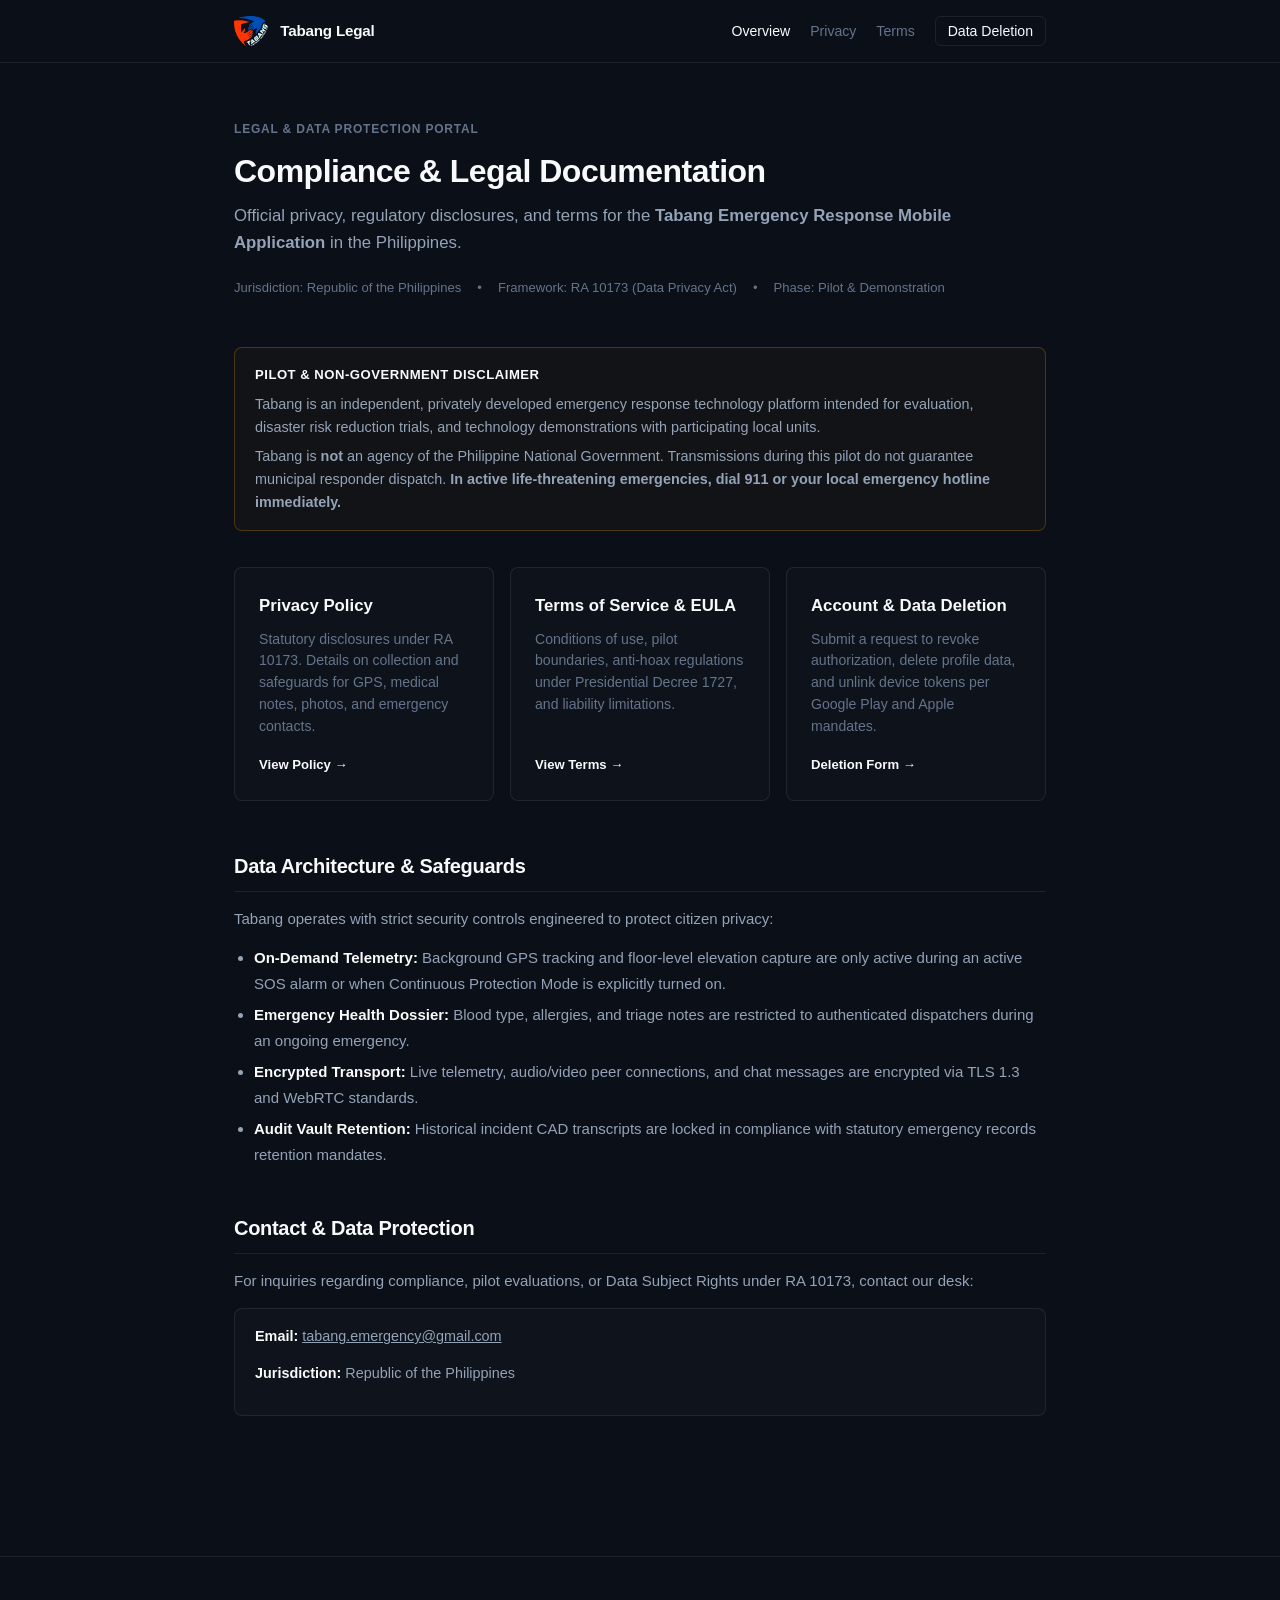
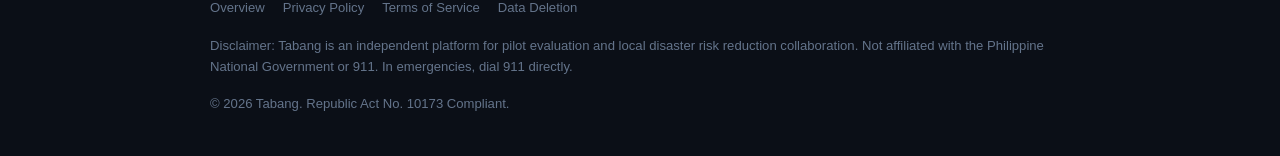
<file: index.html>
<!DOCTYPE html>
<html lang="en">
<head>
  <meta charset="UTF-8">
  <meta name="viewport" content="width=device-width, initial-scale=1.0">
  <title>Tabang - Legal & Compliance</title>
  <link rel="stylesheet" href="styles.css">
  <link rel="icon" type="image/png" href="assets/logo_bb_small.png">
</head>
<body>

  <!-- NAVBAR -->
  <header class="navbar">
    <div class="nav-container">
      <a href="index.html" class="nav-brand">
        <img src="assets/logo_bb.png" alt="Tabang Logo" class="nav-logo">
        <span class="nav-brand-text">Tabang Legal</span>
      </a>
      <nav>
        <ul class="nav-links">
          <li><a href="index.html" class="nav-link active">Overview</a></li>
          <li><a href="privacy.html" class="nav-link">Privacy</a></li>
          <li><a href="terms.html" class="nav-link">Terms</a></li>
          <li><a href="deletion.html" class="nav-link-cta">Data Deletion</a></li>
        </ul>
      </nav>
    </div>
  </header>

  <!-- MAIN CONTENT -->
  <main class="main-wrapper">
    <div class="header">
      <div class="header-tag">Legal & Data Protection Portal</div>
      <h1>Compliance & Legal Documentation</h1>
      <p>
        Official privacy, regulatory disclosures, and terms for the <strong>Tabang Emergency Response Mobile Application</strong> in the Philippines.
      </p>
      <div class="header-meta">
        <span>Jurisdiction: Republic of the Philippines</span>
        <span>•</span>
        <span>Framework: RA 10173 (Data Privacy Act)</span>
        <span>•</span>
        <span>Phase: Pilot & Demonstration</span>
      </div>
    </div>

    <!-- PILOT DISCLAIMER -->
    <div class="notice notice-warning">
      <div class="notice-title">Pilot & Non-Government Disclaimer</div>
      <p>
        Tabang is an independent, privately developed emergency response technology platform intended for evaluation, disaster risk reduction trials, and technology demonstrations with participating local units. 
      </p>
      <p style="margin-top: 6px;">
        Tabang is <strong>not</strong> an agency of the Philippine National Government. Transmissions during this pilot do not guarantee municipal responder dispatch. <strong>In active life-threatening emergencies, dial 911 or your local emergency hotline immediately.</strong>
      </p>
    </div>

    <!-- DOCUMENT TILES -->
    <div class="grid">
      <a href="privacy.html" class="card">
        <div>
          <div class="card-title">Privacy Policy</div>
          <div class="card-desc">
            Statutory disclosures under RA 10173. Details on collection and safeguards for GPS, medical notes, photos, and emergency contacts.
          </div>
        </div>
        <div class="card-link">View Policy &rarr;</div>
      </a>

      <a href="terms.html" class="card">
        <div>
          <div class="card-title">Terms of Service & EULA</div>
          <div class="card-desc">
            Conditions of use, pilot boundaries, anti-hoax regulations under Presidential Decree 1727, and liability limitations.
          </div>
        </div>
        <div class="card-link">View Terms &rarr;</div>
      </a>

      <a href="deletion.html" class="card">
        <div>
          <div class="card-title">Account & Data Deletion</div>
          <div class="card-desc">
            Submit a request to revoke authorization, delete profile data, and unlink device tokens per Google Play and Apple mandates.
          </div>
        </div>
        <div class="card-link">Deletion Form &rarr;</div>
      </a>
    </div>

    <!-- SUMMARY OF DATA SAFEGUARDS -->
    <section class="section">
      <h2>Data Architecture & Safeguards</h2>
      <p>
        Tabang operates with strict security controls engineered to protect citizen privacy:
      </p>
      <ul>
        <li><strong>On-Demand Telemetry:</strong> Background GPS tracking and floor-level elevation capture are only active during an active SOS alarm or when Continuous Protection Mode is explicitly turned on.</li>
        <li><strong>Emergency Health Dossier:</strong> Blood type, allergies, and triage notes are restricted to authenticated dispatchers during an ongoing emergency.</li>
        <li><strong>Encrypted Transport:</strong> Live telemetry, audio/video peer connections, and chat messages are encrypted via TLS 1.3 and WebRTC standards.</li>
        <li><strong>Audit Vault Retention:</strong> Historical incident CAD transcripts are locked in compliance with statutory emergency records retention mandates.</li>
      </ul>
    </section>

    <!-- CONTACT -->
    <section class="section">
      <h2>Contact & Data Protection</h2>
      <p>
        For inquiries regarding compliance, pilot evaluations, or Data Subject Rights under RA 10173, contact our desk:
      </p>
      <div class="notice">
        <p><strong>Email:</strong> <a href="mailto:tabang.emergency@gmail.com" style="text-decoration: underline;">tabang.emergency@gmail.com</a></p>
        <p><strong>Jurisdiction:</strong> Republic of the Philippines</p>
      </div>
    </section>
  </main>

  <!-- FOOTER -->
  <footer class="footer">
    <div class="footer-container">
      <ul class="footer-nav">
        <li><a href="index.html">Overview</a></li>
        <li><a href="privacy.html">Privacy Policy</a></li>
        <li><a href="terms.html">Terms of Service</a></li>
        <li><a href="deletion.html">Data Deletion</a></li>
      </ul>
      <div class="footer-text">
        Disclaimer: Tabang is an independent platform for pilot evaluation and local disaster risk reduction collaboration. Not affiliated with the Philippine National Government or 911. In emergencies, dial 911 directly.
      </div>
      <div>
        &copy; 2026 Tabang. Republic Act No. 10173 Compliant.
      </div>
    </div>
  </footer>

  <script src="script.js"></script>
</body>
</html>
</file>
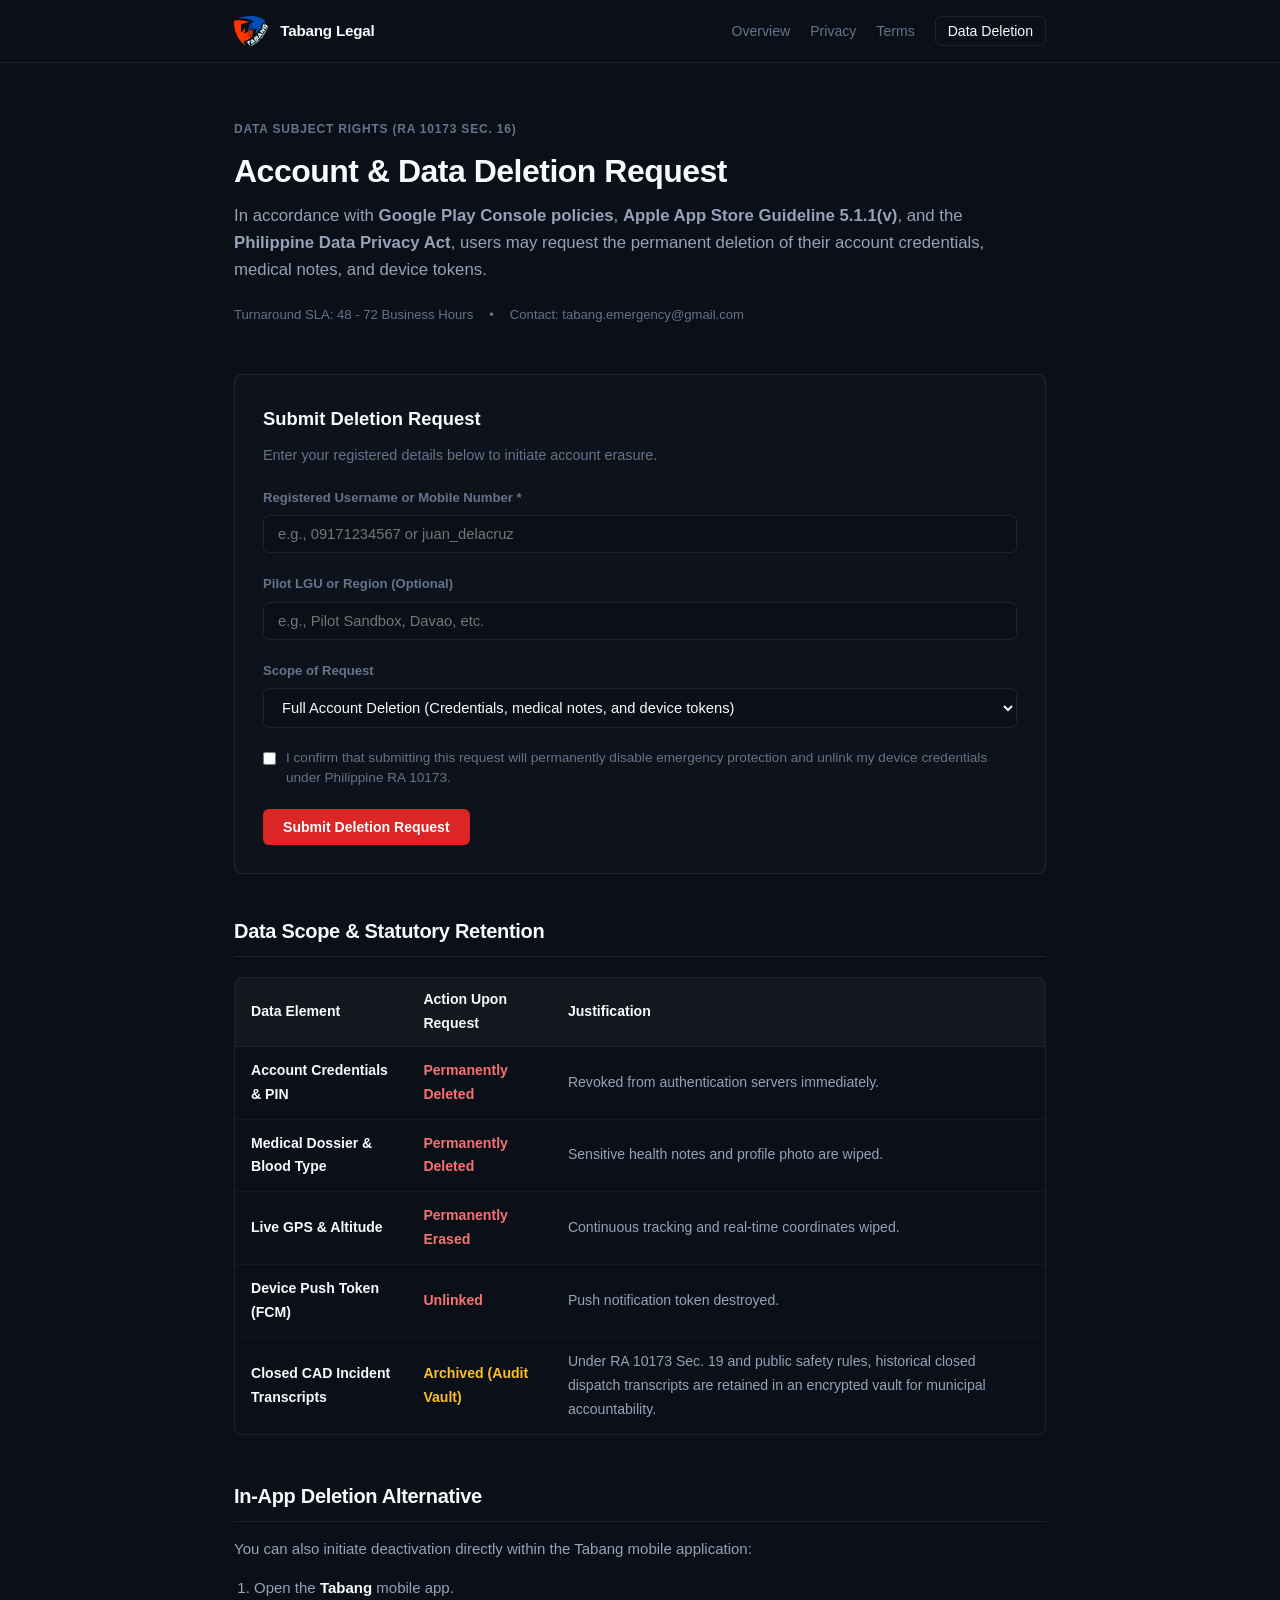
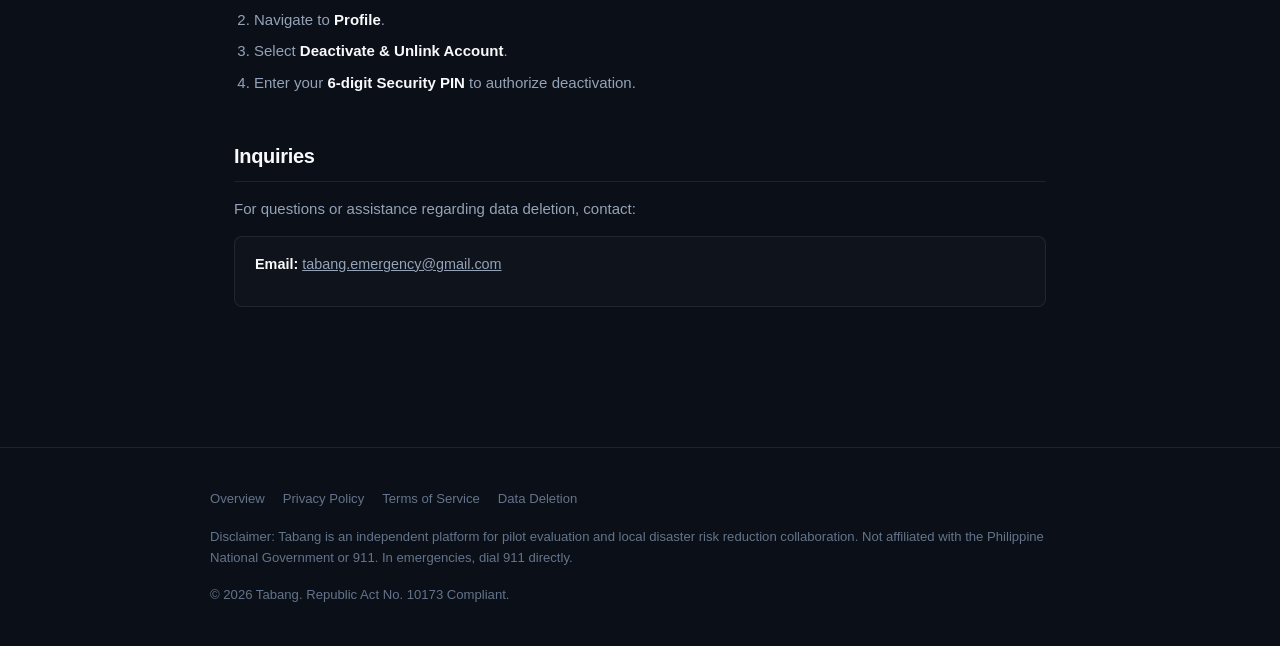
<file: deletion.html>
<!DOCTYPE html>
<html lang="en">
<head>
  <meta charset="UTF-8">
  <meta name="viewport" content="width=device-width, initial-scale=1.0">
  <title>Account & Data Deletion - Tabang</title>
  <link rel="stylesheet" href="styles.css">
  <link rel="icon" type="image/png" href="assets/logo_bb_small.png">
</head>
<body>

  <!-- NAVBAR -->
  <header class="navbar">
    <div class="nav-container">
      <a href="index.html" class="nav-brand">
        <img src="assets/logo_bb.png" alt="Tabang Logo" class="nav-logo">
        <span class="nav-brand-text">Tabang Legal</span>
      </a>
      <nav>
        <ul class="nav-links">
          <li><a href="index.html" class="nav-link">Overview</a></li>
          <li><a href="privacy.html" class="nav-link">Privacy</a></li>
          <li><a href="terms.html" class="nav-link">Terms</a></li>
          <li><a href="deletion.html" class="nav-link-cta active">Data Deletion</a></li>
        </ul>
      </nav>
    </div>
  </header>

  <!-- MAIN CONTENT -->
  <main class="main-wrapper">
    <div class="header">
      <div class="header-tag">Data Subject Rights (RA 10173 Sec. 16)</div>
      <h1>Account & Data Deletion Request</h1>
      <p>
        In accordance with <strong>Google Play Console policies</strong>, <strong>Apple App Store Guideline 5.1.1(v)</strong>, and the <strong>Philippine Data Privacy Act</strong>, users may request the permanent deletion of their account credentials, medical notes, and device tokens.
      </p>
      <div class="header-meta">
        <span>Turnaround SLA: 48 - 72 Business Hours</span>
        <span>•</span>
        <span>Contact: tabang.emergency@gmail.com</span>
      </div>
    </div>

    <div id="deletionStatus"></div>

    <!-- MINIMALIST FORM BOX -->
    <div class="form-box">
      <h2 style="font-size: 1.15rem; font-weight: 700; color: var(--text); margin-bottom: 8px;">Submit Deletion Request</h2>
      <p style="font-size: 0.9rem; color: var(--text-muted); margin-bottom: 20px;">Enter your registered details below to initiate account erasure.</p>

      <form id="deletionForm">
        <div class="form-group">
          <label class="form-label" for="userIdentifier">Registered Username or Mobile Number *</label>
          <input type="text" id="userIdentifier" class="form-input" placeholder="e.g., 09171234567 or juan_delacruz" required>
        </div>

        <div class="form-group">
          <label class="form-label" for="lguName">Pilot LGU or Region (Optional)</label>
          <input type="text" id="lguName" class="form-input" placeholder="e.g., Pilot Sandbox, Davao, etc.">
        </div>

        <div class="form-group">
          <label class="form-label" for="requestType">Scope of Request</label>
          <select id="requestType" class="form-select">
            <option value="FULL_ACCOUNT_DELETION">Full Account Deletion (Credentials, medical notes, and device tokens)</option>
            <option value="DEVICE_UNLINK">Device Unlinking (Sever push notifications & disconnect device)</option>
            <option value="MEDICAL_NOTES_PURGE">Medical Dossier Erasure (Clear blood type & medical history)</option>
          </select>
        </div>

        <div class="checkbox-group">
          <input type="checkbox" id="confirmCheck" required>
          <label class="checkbox-label" for="confirmCheck">
            I confirm that submitting this request will permanently disable emergency protection and unlink my device credentials under Philippine RA 10173.
          </label>
        </div>

        <button type="submit" class="btn btn-danger">Submit Deletion Request</button>
      </form>
    </div>

    <!-- RETENTION DISCLOSURE -->
    <section class="section">
      <h2>Data Scope & Statutory Retention</h2>
      <div class="table-wrapper">
        <table>
          <thead>
            <tr>
              <th>Data Element</th>
              <th>Action Upon Request</th>
              <th>Justification</th>
            </tr>
          </thead>
          <tbody>
            <tr>
              <td><strong>Account Credentials & PIN</strong></td>
              <td><span style="color: #f87171; font-weight: 600;">Permanently Deleted</span></td>
              <td>Revoked from authentication servers immediately.</td>
            </tr>
            <tr>
              <td><strong>Medical Dossier & Blood Type</strong></td>
              <td><span style="color: #f87171; font-weight: 600;">Permanently Deleted</span></td>
              <td>Sensitive health notes and profile photo are wiped.</td>
            </tr>
            <tr>
              <td><strong>Live GPS & Altitude</strong></td>
              <td><span style="color: #f87171; font-weight: 600;">Permanently Erased</span></td>
              <td>Continuous tracking and real-time coordinates wiped.</td>
            </tr>
            <tr>
              <td><strong>Device Push Token (FCM)</strong></td>
              <td><span style="color: #f87171; font-weight: 600;">Unlinked</span></td>
              <td>Push notification token destroyed.</td>
            </tr>
            <tr>
              <td><strong>Closed CAD Incident Transcripts</strong></td>
              <td><span style="color: #fbbf24; font-weight: 600;">Archived (Audit Vault)</span></td>
              <td>Under RA 10173 Sec. 19 and public safety rules, historical closed dispatch transcripts are retained in an encrypted vault for municipal accountability.</td>
            </tr>
          </tbody>
        </table>
      </div>
    </section>

    <!-- IN-APP INSTRUCTIONS -->
    <section class="section">
      <h2>In-App Deletion Alternative</h2>
      <p>You can also initiate deactivation directly within the Tabang mobile application:</p>
      <ol>
        <li>Open the <strong>Tabang</strong> mobile app.</li>
        <li>Navigate to <strong>Profile</strong>.</li>
        <li>Select <strong>Deactivate & Unlink Account</strong>.</li>
        <li>Enter your <strong>6-digit Security PIN</strong> to authorize deactivation.</li>
      </ol>
    </section>

    <!-- CONTACT -->
    <section class="section">
      <h2>Inquiries</h2>
      <p>For questions or assistance regarding data deletion, contact:</p>
      <div class="notice">
        <p><strong>Email:</strong> <a href="mailto:tabang.emergency@gmail.com" style="text-decoration: underline;">tabang.emergency@gmail.com</a></p>
      </div>
    </section>
  </main>

  <!-- FOOTER -->
  <footer class="footer">
    <div class="footer-container">
      <ul class="footer-nav">
        <li><a href="index.html">Overview</a></li>
        <li><a href="privacy.html">Privacy Policy</a></li>
        <li><a href="terms.html">Terms of Service</a></li>
        <li><a href="deletion.html">Data Deletion</a></li>
      </ul>
      <div class="footer-text">
        Disclaimer: Tabang is an independent platform for pilot evaluation and local disaster risk reduction collaboration. Not affiliated with the Philippine National Government or 911. In emergencies, dial 911 directly.
      </div>
      <div>
        &copy; 2026 Tabang. Republic Act No. 10173 Compliant.
      </div>
    </div>
  </footer>

  <script src="script.js"></script>
</body>
</html>
</file>
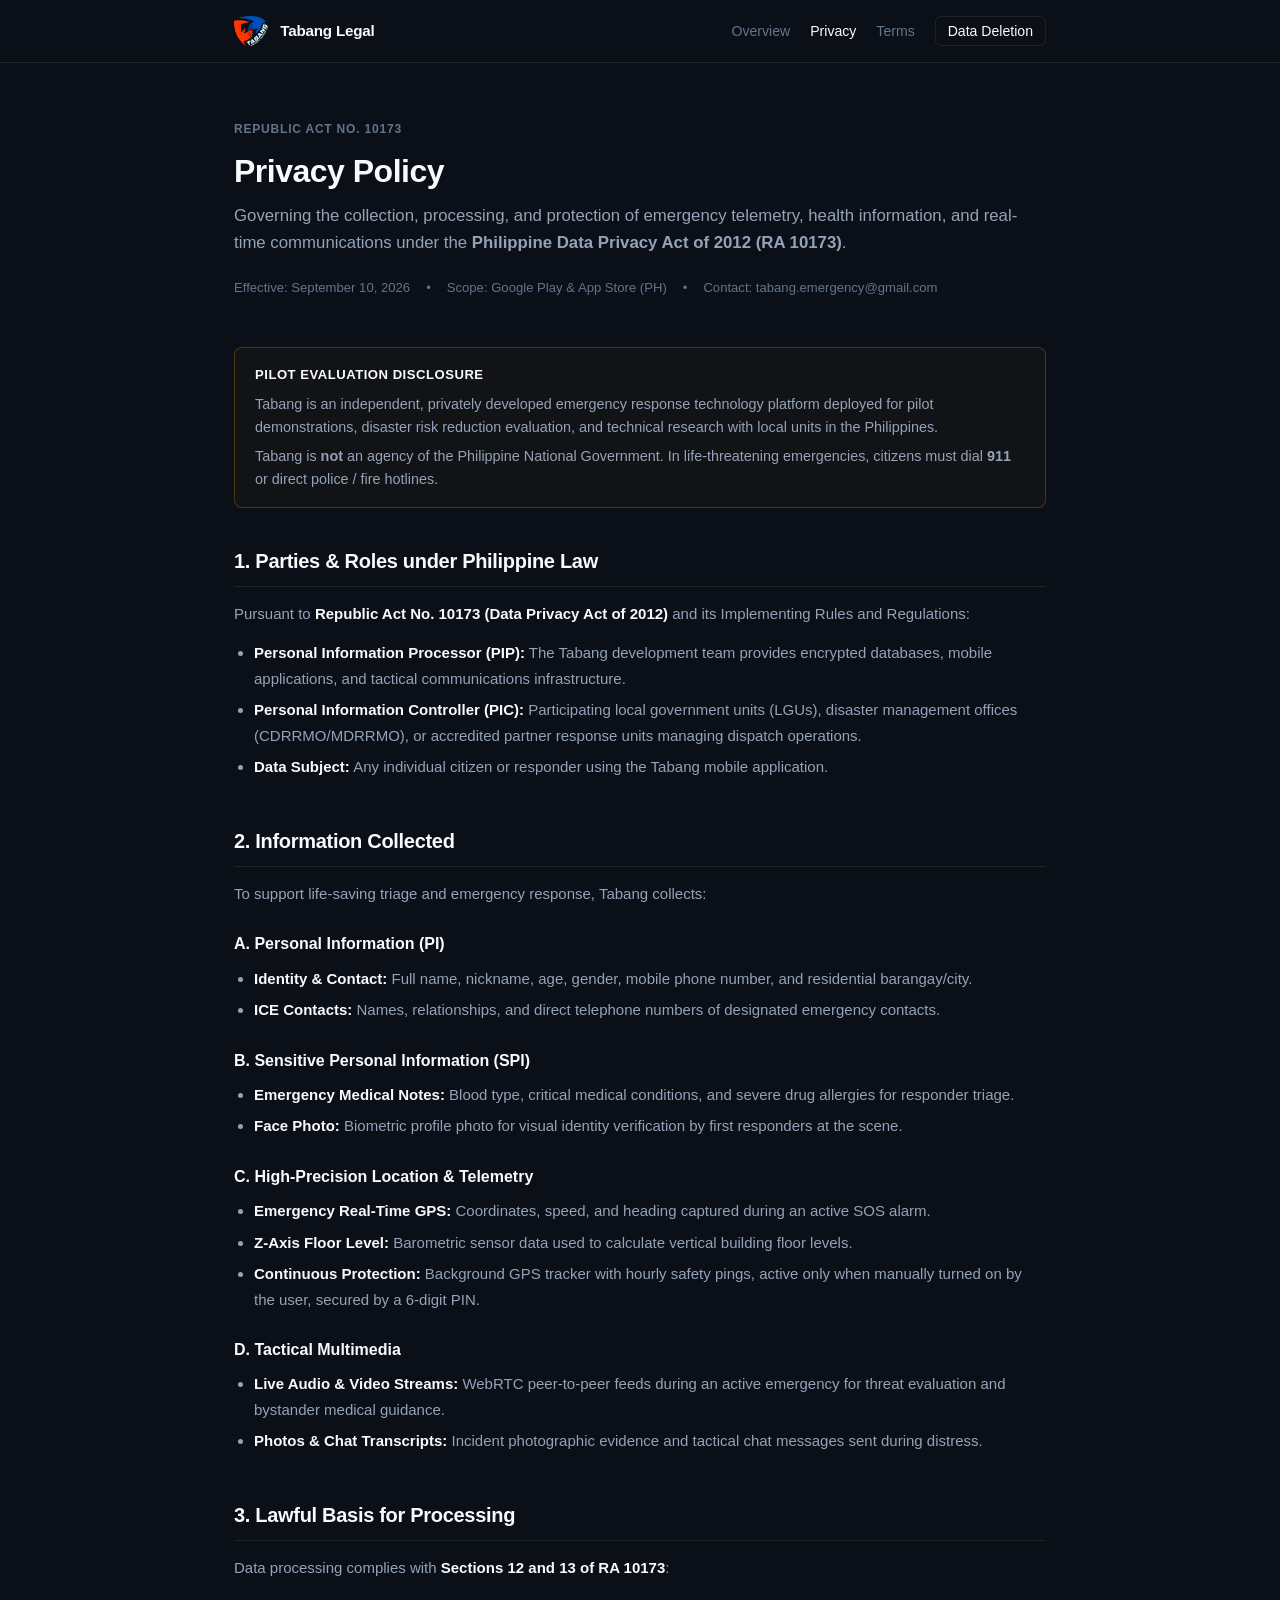
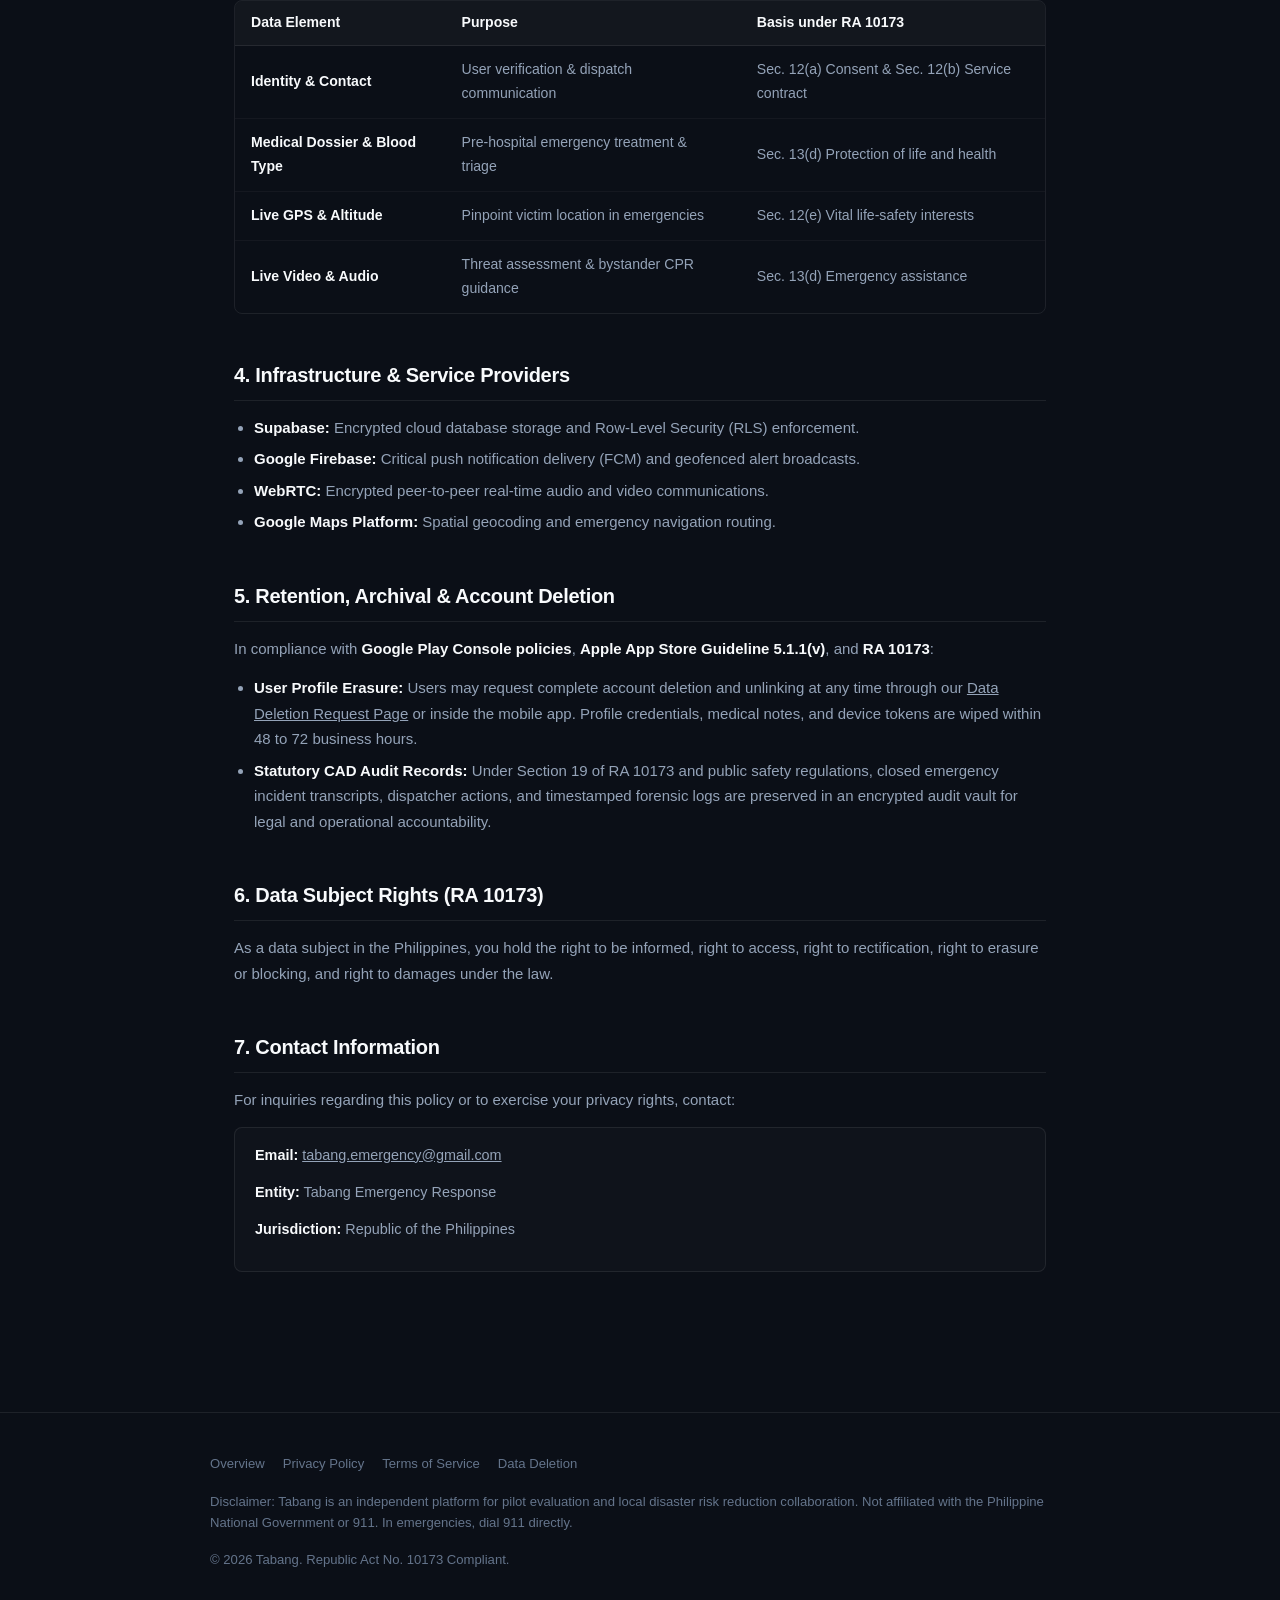
<file: privacy.html>
<!DOCTYPE html>
<html lang="en">
<head>
  <meta charset="UTF-8">
  <meta name="viewport" content="width=device-width, initial-scale=1.0">
  <title>Privacy Policy - Tabang</title>
  <link rel="stylesheet" href="styles.css">
  <link rel="icon" type="image/png" href="assets/logo_bb_small.png">
</head>
<body>

  <!-- NAVBAR -->
  <header class="navbar">
    <div class="nav-container">
      <a href="index.html" class="nav-brand">
        <img src="assets/logo_bb.png" alt="Tabang Logo" class="nav-logo">
        <span class="nav-brand-text">Tabang Legal</span>
      </a>
      <nav>
        <ul class="nav-links">
          <li><a href="index.html" class="nav-link">Overview</a></li>
          <li><a href="privacy.html" class="nav-link active">Privacy</a></li>
          <li><a href="terms.html" class="nav-link">Terms</a></li>
          <li><a href="deletion.html" class="nav-link-cta">Data Deletion</a></li>
        </ul>
      </nav>
    </div>
  </header>

  <!-- MAIN CONTENT -->
  <main class="main-wrapper">
    <div class="header">
      <div class="header-tag">Republic Act No. 10173</div>
      <h1>Privacy Policy</h1>
      <p>
        Governing the collection, processing, and protection of emergency telemetry, health information, and real-time communications under the <strong>Philippine Data Privacy Act of 2012 (RA 10173)</strong>.
      </p>
      <div class="header-meta">
        <span>Effective: September 10, 2026</span>
        <span>•</span>
        <span>Scope: Google Play & App Store (PH)</span>
        <span>•</span>
        <span>Contact: tabang.emergency@gmail.com</span>
      </div>
    </div>

    <!-- NOTICE -->
    <div class="notice notice-warning">
      <div class="notice-title">Pilot Evaluation Disclosure</div>
      <p>
        Tabang is an independent, privately developed emergency response technology platform deployed for pilot demonstrations, disaster risk reduction evaluation, and technical research with local units in the Philippines.
      </p>
      <p style="margin-top: 6px;">
        Tabang is <strong>not</strong> an agency of the Philippine National Government. In life-threatening emergencies, citizens must dial <strong>911</strong> or direct police / fire hotlines.
      </p>
    </div>

    <!-- 1. ROLES -->
    <section class="section">
      <h2>1. Parties & Roles under Philippine Law</h2>
      <p>
        Pursuant to <strong>Republic Act No. 10173 (Data Privacy Act of 2012)</strong> and its Implementing Rules and Regulations:
      </p>
      <ul>
        <li><strong>Personal Information Processor (PIP):</strong> The Tabang development team provides encrypted databases, mobile applications, and tactical communications infrastructure.</li>
        <li><strong>Personal Information Controller (PIC):</strong> Participating local government units (LGUs), disaster management offices (CDRRMO/MDRRMO), or accredited partner response units managing dispatch operations.</li>
        <li><strong>Data Subject:</strong> Any individual citizen or responder using the Tabang mobile application.</li>
      </ul>
    </section>

    <!-- 2. DATA CATEGORIES -->
    <section class="section">
      <h2>2. Information Collected</h2>
      <p>To support life-saving triage and emergency response, Tabang collects:</p>

      <h3>A. Personal Information (PI)</h3>
      <ul>
        <li><strong>Identity & Contact:</strong> Full name, nickname, age, gender, mobile phone number, and residential barangay/city.</li>
        <li><strong>ICE Contacts:</strong> Names, relationships, and direct telephone numbers of designated emergency contacts.</li>
      </ul>

      <h3>B. Sensitive Personal Information (SPI)</h3>
      <ul>
        <li><strong>Emergency Medical Notes:</strong> Blood type, critical medical conditions, and severe drug allergies for responder triage.</li>
        <li><strong>Face Photo:</strong> Biometric profile photo for visual identity verification by first responders at the scene.</li>
      </ul>

      <h3>C. High-Precision Location & Telemetry</h3>
      <ul>
        <li><strong>Emergency Real-Time GPS:</strong> Coordinates, speed, and heading captured during an active SOS alarm.</li>
        <li><strong>Z-Axis Floor Level:</strong> Barometric sensor data used to calculate vertical building floor levels.</li>
        <li><strong>Continuous Protection:</strong> Background GPS tracker with hourly safety pings, active only when manually turned on by the user, secured by a 6-digit PIN.</li>
      </ul>

      <h3>D. Tactical Multimedia</h3>
      <ul>
        <li><strong>Live Audio & Video Streams:</strong> WebRTC peer-to-peer feeds during an active emergency for threat evaluation and bystander medical guidance.</li>
        <li><strong>Photos & Chat Transcripts:</strong> Incident photographic evidence and tactical chat messages sent during distress.</li>
      </ul>
    </section>

    <!-- 3. LEGAL BASIS -->
    <section class="section">
      <h2>3. Lawful Basis for Processing</h2>
      <p>Data processing complies with <strong>Sections 12 and 13 of RA 10173</strong>:</p>
      <div class="table-wrapper">
        <table>
          <thead>
            <tr>
              <th>Data Element</th>
              <th>Purpose</th>
              <th>Basis under RA 10173</th>
            </tr>
          </thead>
          <tbody>
            <tr>
              <td><strong>Identity & Contact</strong></td>
              <td>User verification & dispatch communication</td>
              <td>Sec. 12(a) Consent & Sec. 12(b) Service contract</td>
            </tr>
            <tr>
              <td><strong>Medical Dossier & Blood Type</strong></td>
              <td>Pre-hospital emergency treatment & triage</td>
              <td>Sec. 13(d) Protection of life and health</td>
            </tr>
            <tr>
              <td><strong>Live GPS & Altitude</strong></td>
              <td>Pinpoint victim location in emergencies</td>
              <td>Sec. 12(e) Vital life-safety interests</td>
            </tr>
            <tr>
              <td><strong>Live Video & Audio</strong></td>
              <td>Threat assessment & bystander CPR guidance</td>
              <td>Sec. 13(d) Emergency assistance</td>
            </tr>
          </tbody>
        </table>
      </div>
    </section>

    <!-- 4. SUB-PROCESSORS -->
    <section class="section">
      <h2>4. Infrastructure & Service Providers</h2>
      <ul>
        <li><strong>Supabase:</strong> Encrypted cloud database storage and Row-Level Security (RLS) enforcement.</li>
        <li><strong>Google Firebase:</strong> Critical push notification delivery (FCM) and geofenced alert broadcasts.</li>
        <li><strong>WebRTC:</strong> Encrypted peer-to-peer real-time audio and video communications.</li>
        <li><strong>Google Maps Platform:</strong> Spatial geocoding and emergency navigation routing.</li>
      </ul>
    </section>

    <!-- 5. RETENTION & DELETION -->
    <section class="section">
      <h2>5. Retention, Archival & Account Deletion</h2>
      <p>
        In compliance with <strong>Google Play Console policies</strong>, <strong>Apple App Store Guideline 5.1.1(v)</strong>, and <strong>RA 10173</strong>:
      </p>
      <ul>
        <li><strong>User Profile Erasure:</strong> Users may request complete account deletion and unlinking at any time through our <a href="deletion.html" style="text-decoration: underline;">Data Deletion Request Page</a> or inside the mobile app. Profile credentials, medical notes, and device tokens are wiped within 48 to 72 business hours.</li>
        <li><strong>Statutory CAD Audit Records:</strong> Under Section 19 of RA 10173 and public safety regulations, closed emergency incident transcripts, dispatcher actions, and timestamped forensic logs are preserved in an encrypted audit vault for legal and operational accountability.</li>
      </ul>
    </section>

    <!-- 6. RIGHTS -->
    <section class="section">
      <h2>6. Data Subject Rights (RA 10173)</h2>
      <p>
        As a data subject in the Philippines, you hold the right to be informed, right to access, right to rectification, right to erasure or blocking, and right to damages under the law.
      </p>
    </section>

    <!-- 7. CONTACT -->
    <section class="section">
      <h2>7. Contact Information</h2>
      <p>
        For inquiries regarding this policy or to exercise your privacy rights, contact:
      </p>
      <div class="notice">
        <p><strong>Email:</strong> <a href="mailto:tabang.emergency@gmail.com" style="text-decoration: underline;">tabang.emergency@gmail.com</a></p>
        <p><strong>Entity:</strong> Tabang Emergency Response</p>
        <p><strong>Jurisdiction:</strong> Republic of the Philippines</p>
      </div>
    </section>
  </main>

  <!-- FOOTER -->
  <footer class="footer">
    <div class="footer-container">
      <ul class="footer-nav">
        <li><a href="index.html">Overview</a></li>
        <li><a href="privacy.html">Privacy Policy</a></li>
        <li><a href="terms.html">Terms of Service</a></li>
        <li><a href="deletion.html">Data Deletion</a></li>
      </ul>
      <div class="footer-text">
        Disclaimer: Tabang is an independent platform for pilot evaluation and local disaster risk reduction collaboration. Not affiliated with the Philippine National Government or 911. In emergencies, dial 911 directly.
      </div>
      <div>
        &copy; 2026 Tabang. Republic Act No. 10173 Compliant.
      </div>
    </div>
  </footer>

  <script src="script.js"></script>
</body>
</html>
</file>
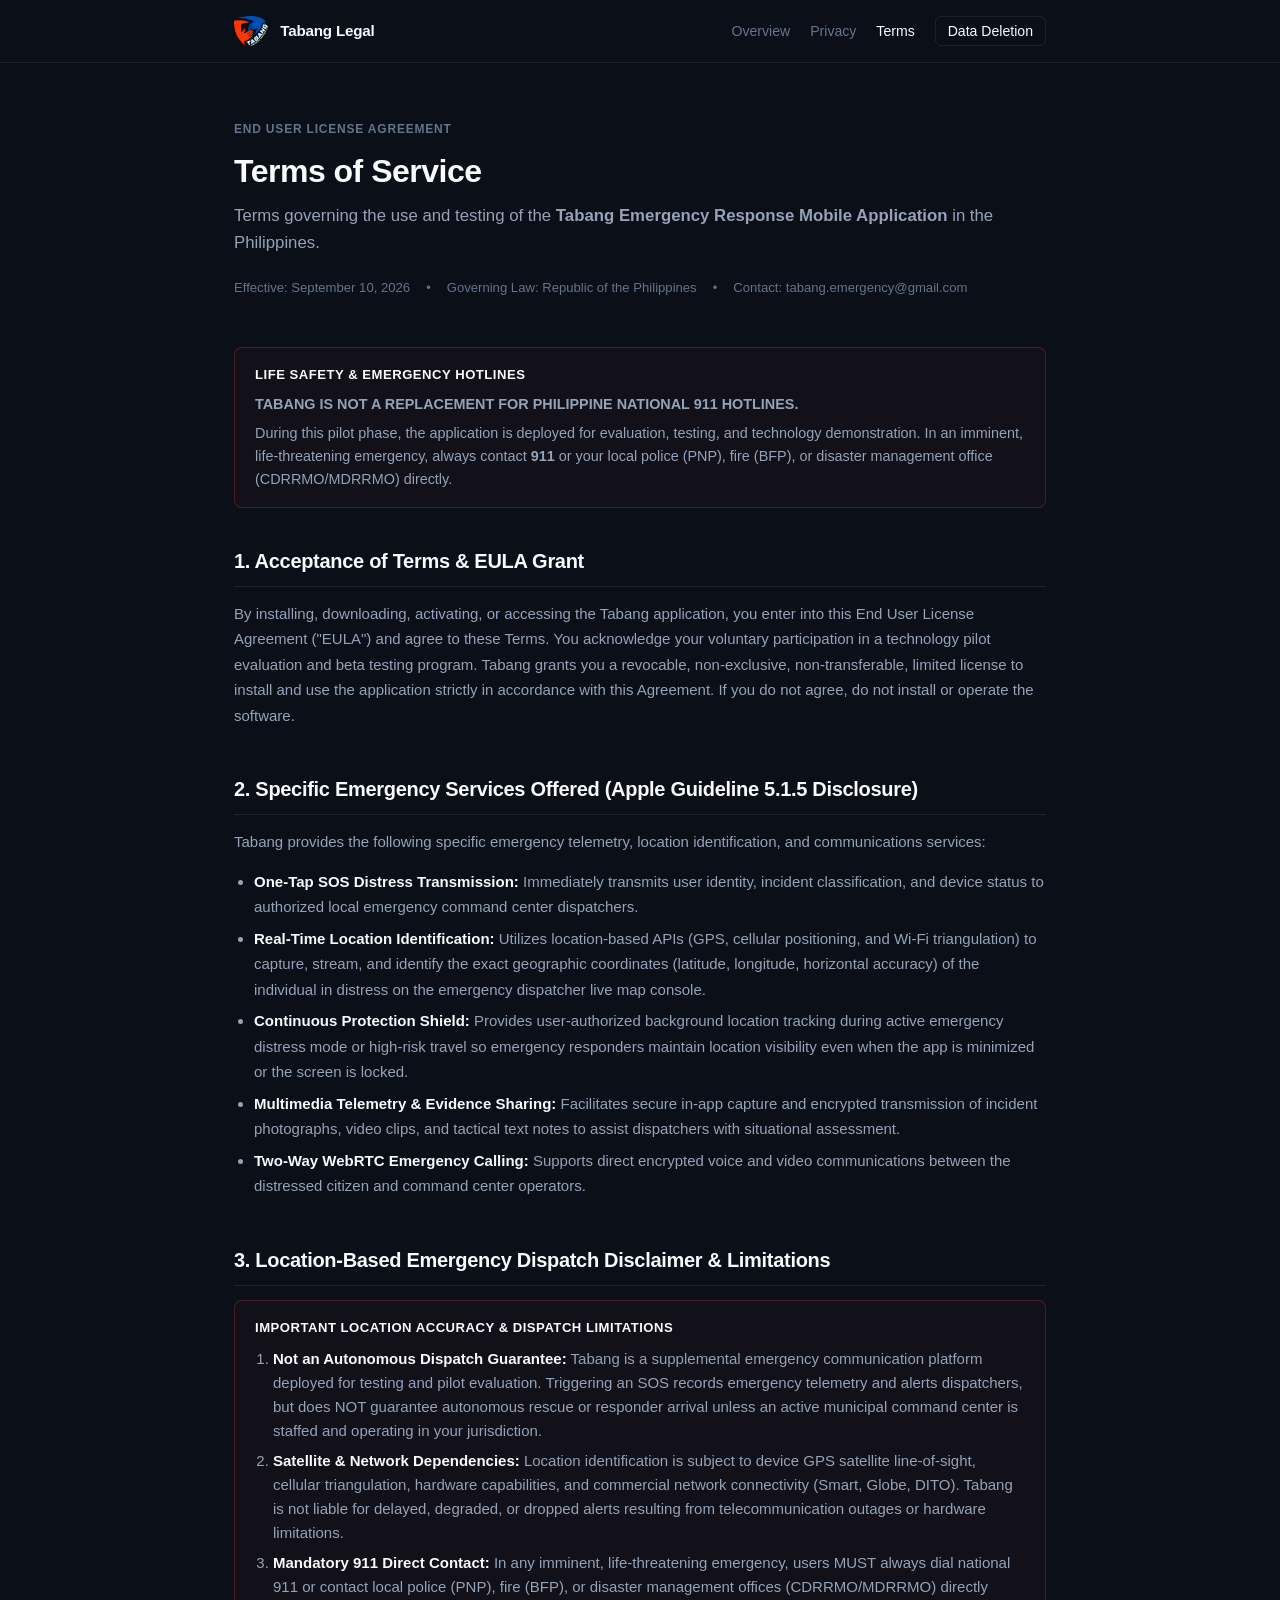
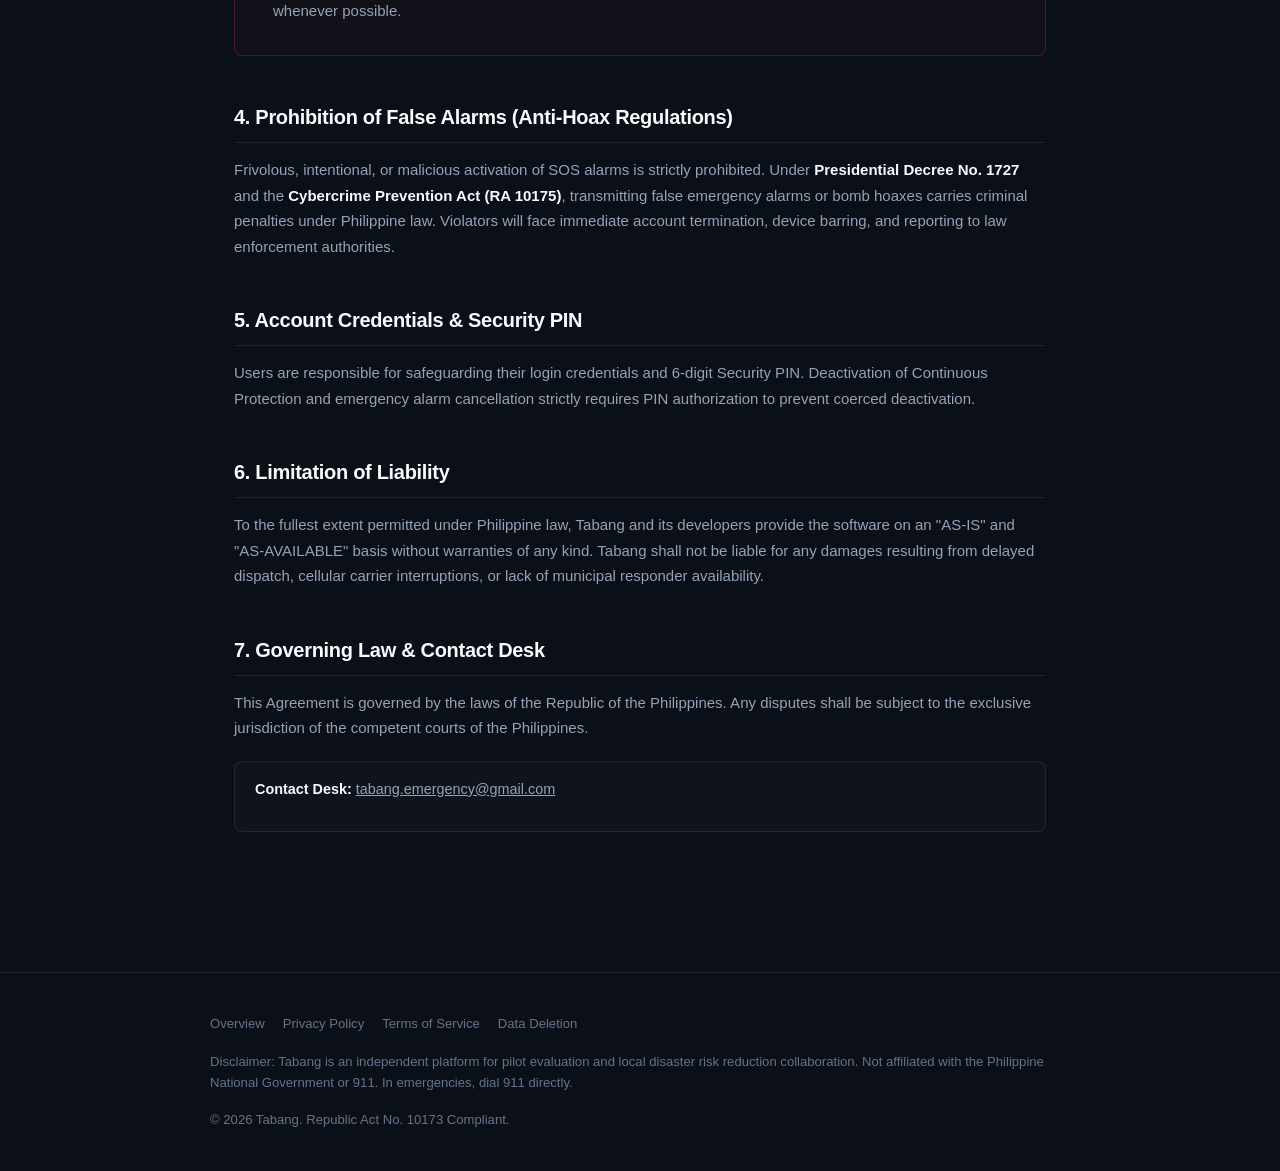
<file: terms.html>
<!DOCTYPE html>
<html lang="en">
<head>
  <meta charset="UTF-8">
  <meta name="viewport" content="width=device-width, initial-scale=1.0">
  <title>Terms of Service - Tabang</title>
  <link rel="stylesheet" href="styles.css">
  <link rel="icon" type="image/png" href="assets/logo_bb_small.png">
</head>
<body>

  <!-- NAVBAR -->
  <header class="navbar">
    <div class="nav-container">
      <a href="index.html" class="nav-brand">
        <img src="assets/logo_bb.png" alt="Tabang Logo" class="nav-logo">
        <span class="nav-brand-text">Tabang Legal</span>
      </a>
      <nav>
        <ul class="nav-links">
          <li><a href="index.html" class="nav-link">Overview</a></li>
          <li><a href="privacy.html" class="nav-link">Privacy</a></li>
          <li><a href="terms.html" class="nav-link active">Terms</a></li>
          <li><a href="deletion.html" class="nav-link-cta">Data Deletion</a></li>
        </ul>
      </nav>
    </div>
  </header>

  <!-- MAIN CONTENT -->
  <main class="main-wrapper">
    <div class="header">
      <div class="header-tag">End User License Agreement</div>
      <h1>Terms of Service</h1>
      <p>
        Terms governing the use and testing of the <strong>Tabang Emergency Response Mobile Application</strong> in the Philippines.
      </p>
      <div class="header-meta">
        <span>Effective: September 10, 2026</span>
        <span>•</span>
        <span>Governing Law: Republic of the Philippines</span>
        <span>•</span>
        <span>Contact: tabang.emergency@gmail.com</span>
      </div>
    </div>

    <!-- EMERGENCY CALLOUT -->
    <div class="notice notice-danger">
      <div class="notice-title">Life Safety & Emergency Hotlines</div>
      <p>
        <strong>TABANG IS NOT A REPLACEMENT FOR PHILIPPINE NATIONAL 911 HOTLINES.</strong>
      </p>
      <p style="margin-top: 6px;">
        During this pilot phase, the application is deployed for evaluation, testing, and technology demonstration. In an imminent, life-threatening emergency, always contact <strong>911</strong> or your local police (PNP), fire (BFP), or disaster management office (CDRRMO/MDRRMO) directly.
      </p>
    </div>

    <!-- 1. ACCEPTANCE -->
    <section class="section">
      <h2>1. Acceptance of Terms & EULA Grant</h2>
      <p>
        By installing, downloading, activating, or accessing the Tabang application, you enter into this End User License Agreement ("EULA") and agree to these Terms. You acknowledge your voluntary participation in a technology pilot evaluation and beta testing program. Tabang grants you a revocable, non-exclusive, non-transferable, limited license to install and use the application strictly in accordance with this Agreement. If you do not agree, do not install or operate the software.
      </p>
    </section>

    <!-- 2. SPECIFIC SERVICES OFFERED -->
    <section class="section">
      <h2>2. Specific Emergency Services Offered (Apple Guideline 5.1.5 Disclosure)</h2>
      <p>Tabang provides the following specific emergency telemetry, location identification, and communications services:</p>
      <ul>
        <li><strong>One-Tap SOS Distress Transmission:</strong> Immediately transmits user identity, incident classification, and device status to authorized local emergency command center dispatchers.</li>
        <li><strong>Real-Time Location Identification:</strong> Utilizes location-based APIs (GPS, cellular positioning, and Wi-Fi triangulation) to capture, stream, and identify the exact geographic coordinates (latitude, longitude, horizontal accuracy) of the individual in distress on the emergency dispatcher live map console.</li>
        <li><strong>Continuous Protection Shield:</strong> Provides user-authorized background location tracking during active emergency distress mode or high-risk travel so emergency responders maintain location visibility even when the app is minimized or the screen is locked.</li>
        <li><strong>Multimedia Telemetry & Evidence Sharing:</strong> Facilitates secure in-app capture and encrypted transmission of incident photographs, video clips, and tactical text notes to assist dispatchers with situational assessment.</li>
        <li><strong>Two-Way WebRTC Emergency Calling:</strong> Supports direct encrypted voice and video communications between the distressed citizen and command center operators.</li>
      </ul>
    </section>

    <!-- 3. LOCATION & DISPATCH DISCLAIMER -->
    <section class="section">
      <h2>3. Location-Based Emergency Dispatch Disclaimer & Limitations</h2>
      <div class="notice notice-danger" style="margin-top: 10px; margin-bottom: 16px;">
        <div class="notice-title">Important Location Accuracy & Dispatch Limitations</div>
        <ol style="margin-left: 18px; margin-top: 8px; line-height: 1.6;">
          <li><strong>Not an Autonomous Dispatch Guarantee:</strong> Tabang is a supplemental emergency communication platform deployed for testing and pilot evaluation. Triggering an SOS records emergency telemetry and alerts dispatchers, but does NOT guarantee autonomous rescue or responder arrival unless an active municipal command center is staffed and operating in your jurisdiction.</li>
          <li><strong>Satellite & Network Dependencies:</strong> Location identification is subject to device GPS satellite line-of-sight, cellular triangulation, hardware capabilities, and commercial network connectivity (Smart, Globe, DITO). Tabang is not liable for delayed, degraded, or dropped alerts resulting from telecommunication outages or hardware limitations.</li>
          <li><strong>Mandatory 911 Direct Contact:</strong> In any imminent, life-threatening emergency, users MUST always dial national 911 or contact local police (PNP), fire (BFP), or disaster management offices (CDRRMO/MDRRMO) directly whenever possible.</li>
        </ol>
      </div>
    </section>

    <!-- 4. ANTI-HOAX REGULATIONS -->
    <section class="section">
      <h2>4. Prohibition of False Alarms (Anti-Hoax Regulations)</h2>
      <p>
        Frivolous, intentional, or malicious activation of SOS alarms is strictly prohibited. Under <strong>Presidential Decree No. 1727</strong> and the <strong>Cybercrime Prevention Act (RA 10175)</strong>, transmitting false emergency alarms or bomb hoaxes carries criminal penalties under Philippine law. Violators will face immediate account termination, device barring, and reporting to law enforcement authorities.
      </p>
    </section>

    <!-- 5. SECURITY & PIN -->
    <section class="section">
      <h2>5. Account Credentials & Security PIN</h2>
      <p>
        Users are responsible for safeguarding their login credentials and 6-digit Security PIN. Deactivation of Continuous Protection and emergency alarm cancellation strictly requires PIN authorization to prevent coerced deactivation.
      </p>
    </section>

    <!-- 6. LIABILITY -->
    <section class="section">
      <h2>6. Limitation of Liability</h2>
      <p>
        To the fullest extent permitted under Philippine law, Tabang and its developers provide the software on an "AS-IS" and "AS-AVAILABLE" basis without warranties of any kind. Tabang shall not be liable for any damages resulting from delayed dispatch, cellular carrier interruptions, or lack of municipal responder availability.
      </p>
    </section>

    <!-- 7. GOVERNING LAW -->
    <section class="section">
      <h2>7. Governing Law & Contact Desk</h2>
      <p>
        This Agreement is governed by the laws of the Republic of the Philippines. Any disputes shall be subject to the exclusive jurisdiction of the competent courts of the Philippines.
      </p>
      <div class="notice" style="margin-top: 20px;">
        <p><strong>Contact Desk:</strong> <a href="mailto:tabang.emergency@gmail.com" style="text-decoration: underline;">tabang.emergency@gmail.com</a></p>
      </div>
    </section>
  </main>

  <!-- FOOTER -->
  <footer class="footer">
    <div class="footer-container">
      <ul class="footer-nav">
        <li><a href="index.html">Overview</a></li>
        <li><a href="privacy.html">Privacy Policy</a></li>
        <li><a href="terms.html">Terms of Service</a></li>
        <li><a href="deletion.html">Data Deletion</a></li>
      </ul>
      <div class="footer-text">
        Disclaimer: Tabang is an independent platform for pilot evaluation and local disaster risk reduction collaboration. Not affiliated with the Philippine National Government or 911. In emergencies, dial 911 directly.
      </div>
      <div>
        &copy; 2026 Tabang. Republic Act No. 10173 Compliant.
      </div>
    </div>
  </footer>

  <script src="script.js"></script>
</body>
</html>
</file>
<file: styles.css>
:root {
  --bg: #0b0f17;
  --bg-subtle: #111827;
  --border: rgba(255, 255, 255, 0.08);
  --border-focus: rgba(255, 255, 255, 0.25);
  
  --text: #f8fafc;
  --text-secondary: #94a3b8;
  --text-muted: #64748b;
  
  --accent: #3b82f6;
  --accent-subtle: rgba(59, 130, 246, 0.1);
  --accent-red: #ef4444;
  
  --font: -apple-system, BlinkMacSystemFont, 'Segoe UI', Roboto, Helvetica, Arial, sans-serif;
  --font-mono: ui-monospace, SFMono-Regular, Menlo, Monaco, Consolas, monospace;
}

* {
  box-sizing: border-box;
  margin: 0;
  padding: 0;
}

body {
  background-color: var(--bg);
  color: var(--text-secondary);
  font-family: var(--font);
  font-size: 15px;
  line-height: 1.7;
  min-height: 100vh;
  display: flex;
  flex-direction: column;
  -webkit-font-smoothing: antialiased;
}

/* NAVBAR */
.navbar {
  border-bottom: 1px solid var(--border);
  background: var(--bg);
  position: sticky;
  top: 0;
  z-index: 50;
}

.nav-container {
  max-width: 860px;
  margin: 0 auto;
  padding: 16px 24px;
  display: flex;
  align-items: center;
  justify-content: space-between;
}

.nav-brand {
  display: flex;
  align-items: center;
  gap: 12px;
  text-decoration: none;
  color: var(--text);
}

.nav-logo {
  height: 30px;
  width: auto;
}

.nav-brand-text {
  font-size: 0.95rem;
  font-weight: 700;
  letter-spacing: -0.2px;
  color: var(--text);
}

.nav-links {
  display: flex;
  align-items: center;
  gap: 20px;
  list-style: none;
}

.nav-link {
  color: var(--text-muted);
  text-decoration: none;
  font-size: 0.88rem;
  font-weight: 500;
  transition: color 0.15s ease;
}

.nav-link:hover, .nav-link.active {
  color: var(--text);
}

.nav-link-cta {
  color: var(--text);
  font-size: 0.88rem;
  font-weight: 500;
  text-decoration: none;
  padding: 6px 12px;
  border: 1px solid var(--border);
  border-radius: 6px;
  transition: all 0.15s ease;
}

.nav-link-cta:hover {
  background: rgba(255, 255, 255, 0.05);
  border-color: var(--border-focus);
}

/* MAIN WRAPPER */
.main-wrapper {
  max-width: 860px;
  margin: 0 auto;
  padding: 56px 24px 96px;
  flex: 1;
  width: 100%;
}

/* HEADER */
.header {
  margin-bottom: 48px;
}

.header-tag {
  font-size: 0.75rem;
  font-weight: 600;
  letter-spacing: 0.8px;
  text-transform: uppercase;
  color: var(--text-muted);
  margin-bottom: 12px;
}

.header h1 {
  font-size: 2rem;
  font-weight: 700;
  letter-spacing: -0.5px;
  color: var(--text);
  line-height: 1.25;
  margin-bottom: 12px;
}

.header p {
  font-size: 1.05rem;
  color: var(--text-secondary);
  line-height: 1.6;
}

.header-meta {
  display: flex;
  flex-wrap: wrap;
  gap: 16px;
  margin-top: 20px;
  font-size: 0.82rem;
  color: var(--text-muted);
}

/* MINIMALIST NOTICE / CALLOUT */
.notice {
  border: 1px solid var(--border);
  border-radius: 8px;
  padding: 16px 20px;
  margin-bottom: 36px;
  background: rgba(255, 255, 255, 0.02);
}

.notice-warning {
  border-color: rgba(245, 158, 11, 0.25);
  background: rgba(245, 158, 11, 0.03);
}

.notice-danger {
  border-color: rgba(239, 68, 68, 0.25);
  background: rgba(239, 68, 68, 0.03);
}

.notice-title {
  font-size: 0.82rem;
  font-weight: 700;
  letter-spacing: 0.5px;
  text-transform: uppercase;
  color: var(--text);
  margin-bottom: 6px;
}

.notice p {
  font-size: 0.9rem;
  line-height: 1.6;
  color: var(--text-secondary);
}

/* CONTENT SECTIONS */
.section {
  margin-bottom: 44px;
}

.section h2 {
  font-size: 1.25rem;
  font-weight: 700;
  letter-spacing: -0.3px;
  color: var(--text);
  margin-bottom: 14px;
  padding-bottom: 8px;
  border-bottom: 1px solid var(--border);
}

.section h3 {
  font-size: 1rem;
  font-weight: 600;
  color: var(--text);
  margin-top: 24px;
  margin-bottom: 8px;
}

.section p {
  margin-bottom: 14px;
  color: var(--text-secondary);
}

.section ul, .section ol {
  margin-left: 20px;
  margin-bottom: 16px;
}

.section li {
  margin-bottom: 6px;
  color: var(--text-secondary);
}

.section strong {
  color: var(--text);
}

/* MINIMALIST GRID (FOR HUB) */
.grid {
  display: grid;
  grid-template-columns: repeat(auto-fit, minmax(250px, 1fr));
  gap: 16px;
  margin: 32px 0 48px;
}

.card {
  border: 1px solid var(--border);
  border-radius: 8px;
  padding: 24px;
  text-decoration: none;
  color: inherit;
  background: rgba(255, 255, 255, 0.015);
  transition: all 0.15s ease;
  display: flex;
  flex-direction: column;
  justify-content: space-between;
}

.card:hover {
  border-color: var(--border-focus);
  background: rgba(255, 255, 255, 0.03);
}

.card-title {
  font-size: 1.05rem;
  font-weight: 600;
  color: var(--text);
  margin-bottom: 8px;
}

.card-desc {
  font-size: 0.88rem;
  color: var(--text-muted);
  line-height: 1.55;
  margin-bottom: 16px;
}

.card-link {
  font-size: 0.82rem;
  font-weight: 600;
  color: var(--text);
}

/* MINIMALIST TABLES */
.table-wrapper {
  overflow-x: auto;
  margin: 20px 0;
  border: 1px solid var(--border);
  border-radius: 8px;
}

table {
  width: 100%;
  border-collapse: collapse;
  font-size: 0.88rem;
  text-align: left;
}

th {
  background: rgba(255, 255, 255, 0.03);
  color: var(--text);
  font-weight: 600;
  padding: 10px 16px;
  border-bottom: 1px solid var(--border);
}

td {
  padding: 12px 16px;
  border-bottom: 1px solid rgba(255, 255, 255, 0.04);
  color: var(--text-secondary);
}

tr:last-child td {
  border-bottom: none;
}

/* MINIMALIST FORM */
.form-box {
  border: 1px solid var(--border);
  border-radius: 8px;
  padding: 28px;
  background: rgba(255, 255, 255, 0.015);
  margin-bottom: 40px;
}

.form-group {
  margin-bottom: 20px;
}

.form-label {
  display: block;
  font-size: 0.82rem;
  font-weight: 600;
  color: var(--text-muted);
  margin-bottom: 6px;
}

.form-input, .form-select {
  width: 100%;
  padding: 10px 14px;
  background: var(--bg);
  border: 1px solid var(--border);
  border-radius: 6px;
  color: var(--text);
  font-family: inherit;
  font-size: 0.92rem;
  transition: border-color 0.15s ease;
}

.form-input:focus, .form-select:focus {
  outline: none;
  border-color: var(--border-focus);
}

.checkbox-group {
  display: flex;
  align-items: flex-start;
  gap: 10px;
  margin: 20px 0;
}

.checkbox-group input {
  margin-top: 4px;
}

.checkbox-label {
  font-size: 0.85rem;
  color: var(--text-muted);
  line-height: 1.5;
}

.btn {
  display: inline-block;
  padding: 10px 20px;
  background: var(--text);
  color: var(--bg);
  border: none;
  border-radius: 6px;
  font-size: 0.88rem;
  font-weight: 600;
  cursor: pointer;
  transition: opacity 0.15s ease;
}

.btn:hover {
  opacity: 0.9;
}

.btn-danger {
  background: #dc2626;
  color: #fff;
}

.btn-danger:hover {
  background: #b91c1c;
}

/* FOOTER */
.footer {
  border-top: 1px solid var(--border);
  padding: 40px 24px;
  margin-top: auto;
  font-size: 0.82rem;
  color: var(--text-muted);
}

.footer-container {
  max-width: 860px;
  margin: 0 auto;
  display: flex;
  flex-direction: column;
  gap: 16px;
}

.footer-nav {
  display: flex;
  flex-wrap: wrap;
  gap: 18px;
  list-style: none;
}

.footer-nav a {
  color: var(--text-muted);
  text-decoration: none;
  transition: color 0.15s;
}

.footer-nav a:hover {
  color: var(--text);
}

.footer-text {
  line-height: 1.6;
}

a {
  color: inherit;
}

/* RESPONSIVE */
@media (max-width: 640px) {
  .nav-container {
    flex-direction: column;
    align-items: flex-start;
    gap: 12px;
  }
  
  .header h1 {
    font-size: 1.65rem;
  }
}
</file>
